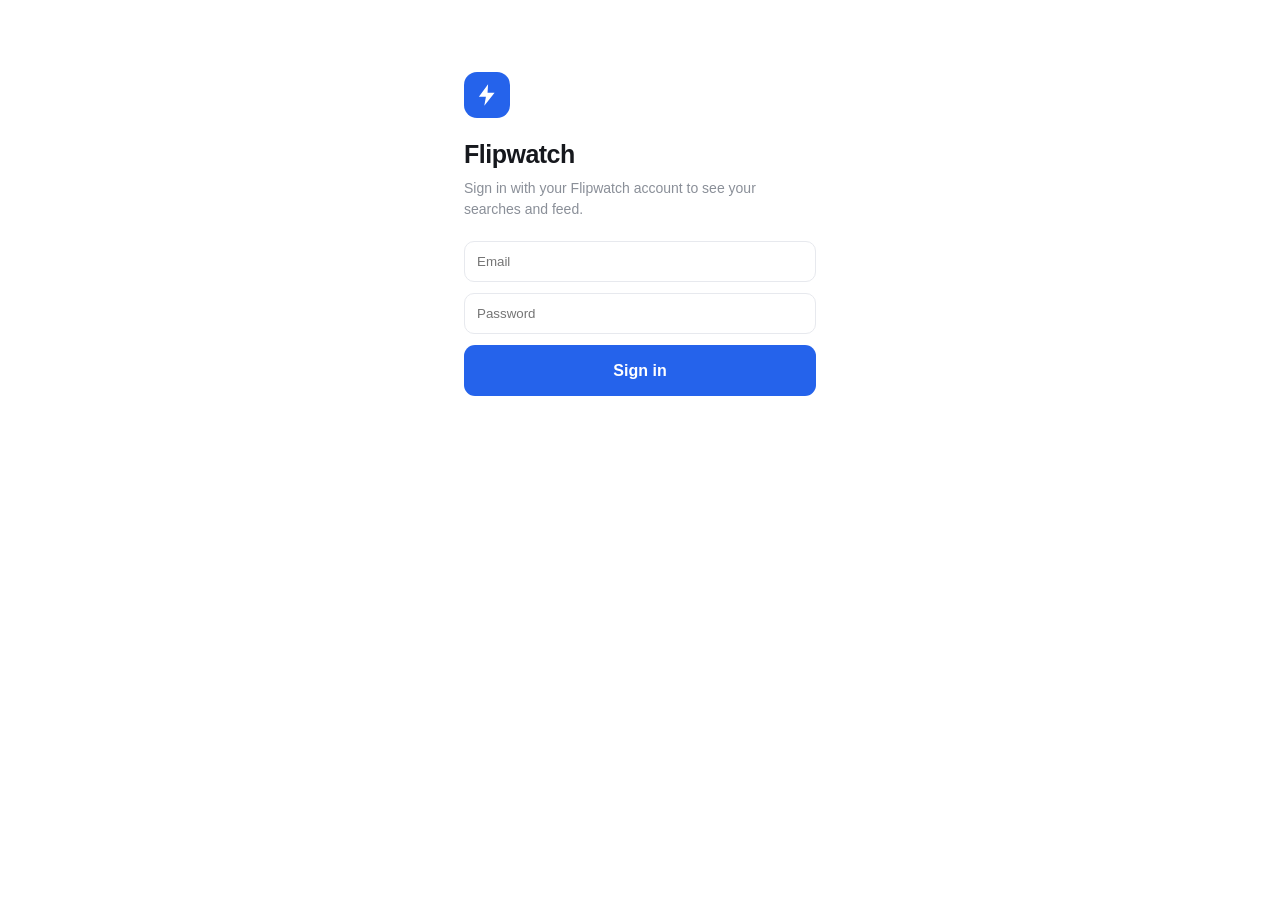
<file: index.html>
<!DOCTYPE html>
<html lang="en">
<head>
<meta charset="utf-8">
<meta name="viewport" content="width=device-width, initial-scale=1, viewport-fit=cover, maximum-scale=1">
<title>Flipwatch</title>

<!-- Home-screen app behaviour on iOS -->
<meta name="apple-mobile-web-app-capable" content="yes">
<meta name="apple-mobile-web-app-status-bar-style" content="black-translucent">
<meta name="apple-mobile-web-app-title" content="Flipwatch">
<meta name="theme-color" content="#2563eb">
<link rel="apple-touch-icon" href="icon.png">
<link rel="icon" href="icon.png">
<link rel="manifest" href="manifest.webmanifest">

<style>
  :root {
    --bg: #ffffff; --bg2: #f7f8fa; --line: #e7e9ee;
    --text: #16181d; --muted: #8a8f98;
    --accent: #2563eb; --accent-soft: #eff4ff;
    --green: #16a34a; --red: #dc2626; --amber: #d97706;
    --tabbar: rgba(255,255,255,.92);
  }
  @media (prefers-color-scheme: dark) {
    :root {
      --bg: #101216; --bg2: #171a20; --line: #262a33;
      --text: #e8eaee; --muted: #7d8390;
      --accent: #3b82f6; --accent-soft: #17233c;
      --green: #4ade80; --red: #f87171; --amber: #fbbf24;
      --tabbar: rgba(16,18,22,.92);
    }
  }
  * { box-sizing: border-box; -webkit-tap-highlight-color: transparent; }
  html, body { overscroll-behavior-y: contain; }
  body {
    margin: 0; background: var(--bg); color: var(--text);
    font: 15px/1.45 -apple-system, BlinkMacSystemFont, "Segoe UI", Roboto, sans-serif;
    padding-bottom: calc(64px + env(safe-area-inset-bottom));
  }
  button { font: inherit; cursor: pointer; color: inherit; }
  input, select {
    font: 16px/1.4 inherit; color: var(--text); background: var(--bg);
    border: 1px solid var(--line); border-radius: 10px; padding: 12px; width: 100%;
  }
  .muted { color: var(--muted); }

  header {
    position: sticky; top: 0; z-index: 20; background: var(--bg);
    border-bottom: 1px solid var(--line);
    padding: calc(10px + env(safe-area-inset-top)) 16px 10px;
    display: flex; align-items: center; gap: 10px;
  }
  .bolt { width: 26px; height: 26px; border-radius: 7px; background: var(--accent);
          display: flex; align-items: center; justify-content: center; flex: none; }
  .bolt svg { width: 15px; height: 15px; }
  header h1 { margin: 0; font-size: 17px; font-weight: 650; letter-spacing: -.01em; flex: 1; }
  .chip {
    font-size: 10px; font-weight: 700; text-transform: uppercase; letter-spacing: .06em;
    background: var(--accent-soft); color: var(--accent); padding: 4px 8px; border-radius: 999px;
  }
  .iconbtn {
    background: none; border: none; padding: 8px; border-radius: 10px;
    display: flex; align-items: center; justify-content: center;
  }
  .iconbtn:active { background: var(--bg2); }
  .iconbtn svg { width: 20px; height: 20px; }
  .spin { animation: spin 1s linear infinite; }
  @keyframes spin { to { transform: rotate(360deg); } }
  @media (prefers-reduced-motion: reduce) { .spin { animation: none; } }

  main { padding: 12px 16px 24px; }
  .pane { display: none; }
  .pane.on { display: block; }

  .row { display: flex; gap: 8px; align-items: center; }
  .scroller { display: flex; gap: 8px; overflow-x: auto; padding-bottom: 4px; margin-bottom: 12px; }
  .scroller::-webkit-scrollbar { display: none; }
  .schip {
    flex: none; border: 1px solid var(--line); background: var(--bg2);
    border-radius: 999px; padding: 7px 13px; font-size: 13px; font-weight: 550; white-space: nowrap;
  }
  .schip.on { background: var(--accent); border-color: var(--accent); color: #fff; }

  .card {
    display: flex; gap: 11px; border: 1px solid var(--line); border-radius: 14px;
    padding: 11px; background: var(--bg); margin-bottom: 10px;
  }
  .card img {
    width: 74px; height: 74px; object-fit: cover; border-radius: 10px;
    flex: none; background: var(--bg2);
  }
  .cbody { min-width: 0; flex: 1; }
  .badge {
    display: inline-block; font-size: 9.5px; font-weight: 800; letter-spacing: .07em;
    background: var(--amber); color: #fff; padding: 2px 6px; border-radius: 5px; margin-bottom: 4px;
  }
  .ctitle {
    font-size: 14px; font-weight: 600; line-height: 1.3; margin-bottom: 4px;
    display: -webkit-box; -webkit-line-clamp: 2; -webkit-box-orient: vertical; overflow: hidden;
  }
  .cmeta { display: flex; flex-wrap: wrap; gap: 8px; align-items: baseline; font-size: 13px; }
  .price { color: var(--accent); font-weight: 700; }
  .cd { color: var(--red); font-weight: 650; font-variant-numeric: tabular-nums; font-size: 12px; }
  .csub { font-size: 11.5px; color: var(--muted); margin-top: 3px; }
  .cacts { display: flex; gap: 7px; margin-top: 9px; flex-wrap: wrap; }
  .cacts a, .cacts button {
    border: 1px solid var(--line); background: var(--bg2); border-radius: 9px;
    padding: 8px 12px; font-size: 13px; font-weight: 550; text-decoration: none; color: inherit;
  }
  .cacts .primary { background: var(--accent); border-color: var(--accent); color: #fff; }
  .cacts .on { background: var(--green); border-color: var(--green); color: #fff; }
  .score { display: inline-block; font-size: 11px; font-weight: 650; margin-top: 6px;
           padding: 3px 7px; border-radius: 6px; background: var(--bg2); }
  .score.good { background: var(--green); color: #fff; }
  .score.bad  { background: var(--red); color: #fff; }

  .empty { text-align: center; color: var(--muted); padding: 48px 16px; font-size: 14px; }
  .stats { display: flex; gap: 8px; margin-bottom: 14px; }
  .stat { flex: 1; border: 1px solid var(--line); border-radius: 12px; padding: 11px; text-align: center; }
  .stat .v { font-size: 17px; font-weight: 700; font-variant-numeric: tabular-nums; }
  .stat .v.pos { color: var(--green); } .stat .v.neg { color: var(--red); }
  .stat .l { font-size: 10.5px; color: var(--muted); text-transform: uppercase; letter-spacing: .05em; margin-top: 2px; }

  nav {
    position: fixed; left: 0; right: 0; bottom: 0; z-index: 20;
    display: flex; background: var(--tabbar); backdrop-filter: saturate(180%) blur(16px);
    border-top: 1px solid var(--line); padding-bottom: env(safe-area-inset-bottom);
  }
  nav button {
    flex: 1; background: none; border: none; padding: 9px 0 7px;
    display: flex; flex-direction: column; align-items: center; gap: 3px;
    font-size: 10px; font-weight: 600; color: var(--muted);
  }
  nav button.on { color: var(--accent); }
  nav svg { width: 21px; height: 21px; }

  /* Sign-in */
  #gate { padding: 8vh 24px; max-width: 400px; margin: 0 auto; }
  #gate .bolt { width: 46px; height: 46px; border-radius: 13px; margin-bottom: 18px; }
  #gate .bolt svg { width: 26px; height: 26px; }
  #gate h2 { font-size: 25px; margin: 0 0 6px; letter-spacing: -.02em; }
  #gate p { color: var(--muted); margin: 0 0 22px; font-size: 14px; }
  #gate form { display: flex; flex-direction: column; gap: 11px; }
  #gate button[type=submit] {
    background: var(--accent); color: #fff; border: none; border-radius: 11px;
    padding: 14px; font-size: 16px; font-weight: 650;
  }
  #gate button[type=submit]:disabled { opacity: .6; }
  #err { color: var(--red); font-size: 13.5px; }

  /* Search editor */
  .addbtn {
    width: 100%; margin-bottom: 12px; padding: 12px; border-radius: 11px;
    border: 1px dashed var(--line); background: var(--bg2);
    font-size: 14px; font-weight: 600; color: var(--muted);
  }
  #sform {
    border: 1px solid var(--line); border-radius: 14px;
    padding: 14px; margin-bottom: 14px; background: var(--bg2);
  }
  .fl { display: block; font-size: 13px; font-weight: 650; margin: 14px 0 5px; }
  .fl:first-of-type { margin-top: 0; }
  .fl .opt { font-weight: 400; color: var(--muted); font-size: 12px; }
  .hint { margin: 5px 0 0; font-size: 12px; color: var(--muted); line-height: 1.4; }
  .hint b { color: var(--text); font-weight: 650; }
  .two { display: flex; gap: 8px; margin-top: 8px; }
  .two > * { flex: 1; }
  .checks { display: flex; flex-wrap: wrap; gap: 12px; font-size: 13px; }
  .checks.spaced { margin: 16px 0 4px; }
  .checks label { display: flex; align-items: center; gap: 6px; }
  .checks input { width: auto; }
  .seg { display: flex; border: 1px solid var(--line); border-radius: 10px; overflow: hidden; }
  .seg button {
    flex: 1; border: none; border-right: 1px solid var(--line); background: var(--bg);
    padding: 11px 4px; font-size: 13px; font-weight: 550; color: var(--muted);
  }
  .seg button:last-child { border-right: none; }
  .seg button.on { background: var(--accent); color: #fff; }
  #sform button.go {
    background: var(--accent); color: #fff; border: none;
    border-radius: 10px; padding: 13px; font-size: 15px; font-weight: 650;
  }
  #sform button.ghost {
    background: var(--bg); border: 1px solid var(--line);
    border-radius: 10px; padding: 13px; font-size: 15px; font-weight: 550;
  }
  #sform button.danger {
    background: var(--bg); border: 1px solid var(--red); color: var(--red);
    border-radius: 10px; padding: 12px; font-size: 14px; font-weight: 550;
  }
  #sform button.wide { width: 100%; margin-top: 8px; }
  .preview {
    margin-top: 14px; padding: 11px; border-radius: 10px;
    background: var(--bg); border: 1px solid var(--line); font-size: 12.5px; line-height: 1.5;
  }
  .preview .pv-head { font-weight: 650; margin-bottom: 4px; }
  .preview .pv-item { color: var(--muted); }
  .preview.bad { border-color: var(--red); color: var(--red); }
  .tag-pro {
    background: var(--accent-soft); color: var(--accent); font-weight: 700;
    padding: 1px 7px; border-radius: 999px; font-size: 10px;
    text-transform: uppercase; letter-spacing: .05em;
  }
  input:disabled { opacity: .55; }
  .c-target {
    font-size: 11px; font-weight: 700; padding: 2px 7px; border-radius: 6px;
    background: var(--bg2); color: var(--muted); white-space: nowrap;
  }
  .c-target.good { background: var(--green); color: #fff; }
  .c-target.bad { background: var(--red); color: #fff; }

  #toast {
    position: fixed; left: 50%; transform: translateX(-50%);
    bottom: calc(78px + env(safe-area-inset-bottom)); z-index: 40;
    background: var(--text); color: var(--bg); padding: 10px 16px;
    border-radius: 999px; font-size: 13.5px; font-weight: 550; max-width: 88vw;
  }
  [hidden] { display: none !important; }
</style>
</head>
<body>

<section id="gate" hidden>
  <div class="bolt"><svg viewBox="0 0 24 24" fill="none"><path d="M13 2 4.5 13.5H11L9.5 22 19 10h-6.5L13 2Z" fill="#fff"/></svg></div>
  <h2>Flipwatch</h2>
  <p>Sign in with your Flipwatch account to see your searches and feed.</p>
  <form id="signin">
    <input id="email" type="email" placeholder="Email" autocomplete="username" required>
    <input id="pass" type="password" placeholder="Password" autocomplete="current-password" required>
    <div id="err" hidden></div>
    <button type="submit">Sign in</button>
  </form>
</section>

<div id="app" hidden>
  <header>
    <div class="bolt"><svg viewBox="0 0 24 24" fill="none"><path d="M13 2 4.5 13.5H11L9.5 22 19 10h-6.5L13 2Z" fill="#fff"/></svg></div>
    <h1>Flipwatch</h1>
    <span id="plan" class="chip" hidden></span>
    <button id="refresh" class="iconbtn" aria-label="Refresh listings">
      <svg viewBox="0 0 24 24" fill="none" stroke="currentColor" stroke-width="2.2" stroke-linecap="round">
        <path d="M21 12a9 9 0 1 1-2.6-6.4M21 3v6h-6"/>
      </svg>
    </button>
    <button id="signout" class="iconbtn" aria-label="Sign out">
      <svg viewBox="0 0 24 24" fill="none" stroke="currentColor" stroke-width="2.2" stroke-linecap="round">
        <path d="M9 21H5a2 2 0 0 1-2-2V5a2 2 0 0 1 2-2h4M16 17l5-5-5-5M21 12H9"/>
      </svg>
    </button>
  </header>

  <main>
    <section id="tab-feed" class="pane on">
      <div id="chips" class="scroller"></div>

      <button id="btn-add" class="addbtn">+ New search</button>

      <form id="sform" hidden>
        <input type="hidden" id="sf-id">

        <label class="fl" for="sf-keywords">What are you looking for?</label>
        <input id="sf-keywords" placeholder="vintage pokemon holo" required>
        <p class="hint">Words that must appear in every listing.</p>

        <label class="fl" for="sf-any">Any of these <span class="opt">optional</span></label>
        <input id="sf-any" placeholder="base set, fossil, jungle, neo">
        <p class="hint">Comma-separated. Matches if a listing has <b>any one</b>.</p>

        <label class="fl" for="sf-not">None of these <span class="opt">optional</span></label>
        <input id="sf-not" placeholder="damaged, reprint, proxy">
        <p class="hint">Hides listings containing these words.</p>

        <label class="fl">Price</label>
        <div class="two">
          <input id="sf-min" type="number" min="0" step="0.01" placeholder="No minimum">
          <input id="sf-max" type="number" min="0" step="0.01" placeholder="No maximum">
        </div>

        <label class="fl">Listing type</label>
        <div class="seg" id="sf-type">
          <button type="button" data-v="FIXED_PRICE">Buy It Now</button>
          <button type="button" data-v="AUCTION">Auctions</button>
          <button type="button" data-v="FIXED_PRICE,AUCTION">Both</button>
        </div>

        <label class="fl">Condition <span class="opt">optional</span></label>
        <div class="checks" id="sf-cond">
          <label><input type="checkbox" value="1000"> New</label>
          <label><input type="checkbox" value="1500"> Open box</label>
          <label><input type="checkbox" value="3000,4000,5000,6000"> Used</label>
          <label><input type="checkbox" value="7000"> For parts</label>
        </div>

        <div class="checks spaced">
          <label><input type="checkbox" id="sf-notify" checked> Notify me</label>
          <label><input type="checkbox" id="sf-us" checked> US only</label>
          <label><input type="checkbox" id="sf-active" checked> Active</label>
        </div>

        <label class="fl" for="sf-label">Name <span class="opt">optional</span></label>
        <input id="sf-label" placeholder="Named automatically if left blank">

        <label class="fl" for="sf-value">
          Typical value <span class="opt tag-pro" id="sf-value-tag">Pro</span>
        </label>
        <input id="sf-value" type="number" min="0" step="0.01" placeholder="e.g. 250">
        <p class="hint" id="sf-value-hint">
          What one of these is normally worth to you. Listings get flagged by how
          far under it they are.
        </p>

        <div id="sf-preview" class="preview" hidden></div>

        <div class="two">
          <button type="button" id="sf-test" class="ghost">Test search</button>
          <button type="submit" class="go">Save</button>
        </div>
        <button type="button" id="sf-cancel" class="ghost wide">Cancel</button>
        <button type="button" id="sf-delete" class="danger wide" hidden>Delete this search</button>
      </form>

      <div id="feed"></div>
      <div id="feed-empty" class="empty">Pull the refresh button to load listings from your saved searches.</div>
    </section>

    <section id="tab-auctions" class="pane">
      <div id="auctions"></div>
      <div id="auctions-empty" class="empty">Nothing closing right now.<br>Auctions appear here in their final 5 minutes, soonest first.</div>
    </section>

    <section id="tab-saved" class="pane">
      <div id="saved"></div>
      <div id="saved-empty" class="empty">Listings you save appear here, synced with the extension.</div>
    </section>

    <section id="tab-portfolio" class="pane">
      <div class="stats">
        <div class="stat"><div class="v" id="pf-inv">$0</div><div class="l">Invested</div></div>
        <div class="stat"><div class="v" id="pf-pl">$0</div><div class="l">Realized</div></div>
        <div class="stat"><div class="v" id="pf-open">0</div><div class="l">Open</div></div>
      </div>
      <div id="pf"></div>
      <div id="pf-empty" class="empty">Purchases you track in the extension show up here.</div>
    </section>
  </main>

  <nav>
    <button class="tab on" data-tab="feed">
      <svg viewBox="0 0 24 24" fill="none" stroke="currentColor" stroke-width="2" stroke-linecap="round"><path d="M4 6h16M4 12h16M4 18h10"/></svg>Feed
    </button>
    <button class="tab" data-tab="auctions">
      <svg viewBox="0 0 24 24" fill="none" stroke="currentColor" stroke-width="2" stroke-linecap="round"><circle cx="12" cy="13" r="8"/><path d="M12 9v4l2.5 2.5M9 2h6"/></svg>Auctions
    </button>
    <button class="tab" data-tab="saved">
      <svg viewBox="0 0 24 24" fill="none" stroke="currentColor" stroke-width="2" stroke-linejoin="round"><path d="M6 3h12a1 1 0 0 1 1 1v17l-7-4-7 4V4a1 1 0 0 1 1-1Z"/></svg>Saved
    </button>
    <button class="tab" data-tab="portfolio">
      <svg viewBox="0 0 24 24" fill="none" stroke="currentColor" stroke-width="2" stroke-linecap="round"><path d="M3 17l6-6 4 4 7-7M21 8V4h-4"/></svg>Portfolio
    </button>
  </nav>
</div>

<div id="toast" hidden></div>

<script>
// ── Config (anon key is public by design — RLS + the edge-function paywall gate access) ──
const SUPABASE_URL = "https://kiynmpyqwjcpsurhgibl.supabase.co";
const ANON = "eyJhbGciOiJIUzI1NiIsInR5cCI6IkpXVCJ9.eyJpc3MiOiJzdXBhYmFzZSIsInJlZiI6ImtpeW5tcHlxd2pjcHN1cmhnaWJsIiwicm9sZSI6ImFub24iLCJpYXQiOjE3ODM5MDI1NTUsImV4cCI6MjA5OTQ3ODU1NX0._l35WagMXknzfp84CzAnmwqnnPzJI-gRN_iT3RbQLQ8";
const AUTH = SUPABASE_URL + "/auth/v1", REST = SUPABASE_URL + "/rest/v1", FN = SUPABASE_URL + "/functions/v1";
const H = { "Content-Type": "application/json", apikey: ANON };

const $ = (id) => document.getElementById(id);
const state = { session: null, sub: null, limits: [], searches: [], feed: [], closing: [],
                saved: [], savedBy: new Map(), portfolio: [], filter: "" };

// Auctions are only surfaced in their final stretch — the Auctions tab is a
// "bid now" list. Polling is newest-first, so they are fetched separately by
// soonest-ending; the newest-first feed never holds one long enough to close.
const CLOSING_WINDOW_MS = 5 * 60 * 1000;

// ── Session ───────────────────────────────────────────────────────────────────
const SKEY = "fw_session";
function loadSession() {
  try { return JSON.parse(localStorage.getItem(SKEY)); } catch { return null; }
}
function saveSession(j) {
  if (!j) return localStorage.removeItem(SKEY);
  localStorage.setItem(SKEY, JSON.stringify({
    access_token: j.access_token, refresh_token: j.refresh_token,
    expires_at: j.expires_at ?? Math.floor(Date.now() / 1000) + (j.expires_in ?? 3600),
    user: { id: j.user?.id, email: j.user?.email },
  }));
}

let refreshing = null; // single-flight: refresh tokens are one-time use
async function token() {
  const s = state.session;
  if (!s) throw new Error("signed_out");
  if (s.expires_at - 60 > Date.now() / 1000) return s.access_token;
  refreshing ??= (async () => {
    const r = await fetch(`${AUTH}/token?grant_type=refresh_token`, {
      method: "POST", headers: H, body: JSON.stringify({ refresh_token: s.refresh_token }),
    });
    if (!r.ok) { saveSession(null); state.session = null; throw new Error("session_expired"); }
    const j = await r.json();
    saveSession(j); state.session = loadSession();
    return j.access_token;
  })().finally(() => { refreshing = null; });
  return refreshing;
}

async function api(url, opts = {}) {
  const t = await token();
  const res = await fetch(url, {
    ...opts, headers: { ...H, ...opts.headers, Authorization: `Bearer ${t}` },
  });
  if (res.status === 401) { signOut(); throw new Error("Signed out — please sign in again."); }
  return res;
}
async function rest(path, opts) {
  const r = await api(REST + path, opts);
  if (!r.ok) throw new Error(await r.text());
  // PostgREST answers 201/204 with an empty body unless asked for a
  // representation, so parse defensively rather than assuming JSON.
  const text = await r.text();
  return text ? JSON.parse(text) : null;
}

// ── Search-query mini-syntax ──────────────────────────────────────────────────
// Mirrors extension/lib/query.js. `keywords` stores everything, so the three
// form fields need no extra columns:
//   words → must match · (a,b,c) → any of · -word → exclude (filtered by us,
//   because eBay's Browse API has no NOT operator).
function parseQuery(keywords = "") {
  let value = null;
  const noVal = String(keywords ?? "").replace(/(?:^|\s)value:(\d+(?:\.\d+)?)/i, (_, v) => {
    const n = Number(v); if (isFinite(n) && n > 0) value = n; return " ";
  });
  const exclude = [];
  const noNots = noVal.replace(/-(?:"([^"]*)"|(\S+))/g, (_, q, b) => {
    const w = (q ?? b ?? "").trim(); if (w) exclude.push(w); return " ";
  });
  let anyOf = [];
  const noAny = noNots.replace(/\(([^)]*)\)/, (_, inner) => {
    anyOf = inner.split(",").map((s) => s.trim()).filter(Boolean); return " ";
  });
  return { base: noAny.replace(/\s+/g, " ").trim(), anyOf, exclude, value };
}
function composeQuery({ base = "", anyOf = [], exclude = [], value = null } = {}) {
  const parts = [String(base).trim()];
  const any = anyOf.map((s) => s.trim()).filter(Boolean);
  if (any.length) parts.push(`(${any.join(",")})`);
  for (const w of exclude.map((s) => s.trim()).filter(Boolean)) {
    parts.push(/\s/.test(w) ? `-"${w}"` : `-${w}`);
  }
  const v = Number(value);
  if (isFinite(v) && v > 0) parts.push(`value:${v}`);
  return parts.filter(Boolean).join(" ").trim();
}
function targetStanding(price, value) {
  const p = Number(price), v = Number(value);
  if (!isFinite(p) || p <= 0 || !isFinite(v) || v <= 0) return null;
  const pct = Math.round((p / v) * 100);
  return { pct, tone: pct <= 70 ? "good" : pct <= 100 ? "mid" : "bad" };
}
function ebayQuery(keywords) {
  const { base, anyOf } = parseQuery(keywords);
  return composeQuery({ base, anyOf });
}
function applyExclusions(keywords, items) {
  const { exclude } = parseQuery(keywords);
  if (!exclude.length) return items;
  const bad = exclude.map((w) => w.toLowerCase());
  return items.filter((it) =>
    !bad.some((w) => String(it?.title ?? "").toLowerCase().includes(w)));
}
// Deal-score comparables — see extension/lib/query.js for the reasoning.
// A raw eBay title is keyword-stuffed, so using it as the comp query gave every
// listing a different comp set and made scores look arbitrary.
const COMP_NOISE = new Set(`
lot lots bundle set pack pcs pieces piece with and for the of in to
new used open box sealed mint near excellent very good acceptable condition
tested works working perfect rare htf vintage authentic genuine original
oem official free shipping fast ship ships bonus extra plus complete cib loose
read please see description look wow nice awesome great deal sale price obo
best offer nib nwt bnib model system unit included includes incl brand
`.trim().split(/\s+/));
function compQuery(title, max = 5) {
  const out = [];
  for (const t of String(title ?? "").toLowerCase()
    .replace(/[^\p{L}\p{N}\s-]/gu, " ").split(/\s+/)) {
    if (!t || t.length < 2 || COMP_NOISE.has(t) || out.includes(t)) continue;
    out.push(t);
    if (out.length >= max) break;
  }
  return out.join(" ");
}
function conditionIdsFor(condition) {
  const c = String(condition ?? "").toLowerCase();
  if (!c) return undefined;
  if (c.includes("part") || c.includes("not working")) return ["7000"];
  if (c.includes("refurb")) return ["2000", "2010", "2020", "2030", "2500"];
  if (c.includes("new") || c.includes("open box")) return ["1000", "1500"];
  if (c.includes("used") || c.includes("good") || c.includes("acceptable")) {
    return ["3000", "4000", "5000", "6000"];
  }
  return undefined;
}

function describeQuery({ base, anyOf, exclude }) {
  const bits = [];
  if (base) bits.push(`must contain “${base}”`);
  if (anyOf?.length) bits.push(`plus any of ${anyOf.map((w) => `“${w}”`).join(", ")}`);
  if (exclude?.length) bits.push(`but never ${exclude.map((w) => `“${w}”`).join(", ")}`);
  return bits.length ? bits.join(", ") : "everything (no words yet)";
}

// ── Helpers ───────────────────────────────────────────────────────────────────
const money = (v) => v == null ? "—"
  : Number(v).toLocaleString("en-US", { style: "currency", currency: "USD" });
function ago(ts) {
  const s = Math.max(0, (Date.now() - ts) / 1000);
  return s < 60 ? `${s | 0}s ago` : s < 3600 ? `${s / 60 | 0}m ago`
       : s < 86400 ? `${s / 3600 | 0}h ago` : `${s / 86400 | 0}d ago`;
}
function countdown(end) {
  const ms = new Date(end).getTime() - Date.now();
  if (ms <= 0) return "ended";
  const s = ms / 1000 | 0, d = s / 86400 | 0, h = (s % 86400) / 3600 | 0,
        m = (s % 3600) / 60 | 0, sec = s % 60;
  return d ? `${d}d ${h}h` : h ? `${h}h ${m}m` : `${m}m ${sec}s`;
}
let toastT;
function toast(msg) {
  const el = $("toast");
  el.textContent = msg; el.hidden = false;
  clearTimeout(toastT); toastT = setTimeout(() => (el.hidden = true), 2400);
}
function allows(feature) {
  const l = state.limits.find((x) => x.tier === state.sub?.tier);
  return l ? !!l[feature] : false;
}

// ── Boot ──────────────────────────────────────────────────────────────────────
async function boot() {
  state.session = loadSession();
  if (!state.session) return showGate();
  $("gate").hidden = true; $("app").hidden = false;

  try {
    const [subs, limits] = await Promise.all([
      rest("/subscriptions?select=tier,status,trial_ends_at,current_period_end"),
      rest("/plan_limits?select=*"),
    ]);
    state.sub = subs?.[0] ?? null; state.limits = limits ?? [];
    if (state.sub) {
      $("plan").hidden = false;
      $("plan").textContent = state.sub.status === "canceled" ? "expired" : state.sub.tier;
    }
  } catch (e) { if (!state.session) return; console.warn(e); }

  restoreFeed();
  await Promise.all([loadSearches(), loadSaved()]);
  renderAll();
  if (!state.feed.length) refreshFeed();
}

function showGate() { $("gate").hidden = false; $("app").hidden = true; }
function signOut() {
  saveSession(null); state.session = null;
  localStorage.removeItem("fw_feed_cache");
  showGate();
}

// ── Data ──────────────────────────────────────────────────────────────────────
async function loadSearches() {
  try { state.searches = await rest("/saved_searches?select=*&order=created_at.asc"); }
  catch { state.searches = []; }
}
async function loadSaved() {
  try {
    state.saved = await rest("/saved_listings?select=*&order=saved_at.desc");
    state.savedBy = new Map(state.saved.map((s) => [s.item_id, s]));
  } catch { state.saved = []; }
}
async function loadPortfolio() {
  try { state.portfolio = await rest("/portfolio_entries?select=*&order=bought_at.desc"); }
  catch { state.portfolio = []; }
}

function restoreFeed() {
  try {
    const c = JSON.parse(localStorage.getItem("fw_feed_cache"));
    if (Array.isArray(c)) state.feed = c;
  } catch {}
}
function cacheFeed() {
  try { localStorage.setItem("fw_feed_cache", JSON.stringify(state.feed.slice(0, 120))); }
  catch {}
}

// Auctions closing right now, fetched only while the Auctions tab is open.
// Polling this in the background would spend requests on a bid-now list nobody
// is looking at; fetching at open time also means countdowns are accurate the
// moment you look.
const CLOSING_REFRESH_MS = 30_000;
let closingTimer = null;

async function loadClosing() {
  const active = state.searches.filter(
    (s) => s.active && (s.buying_options ?? []).includes("AUCTION"));
  const cutoff = Date.now() + CLOSING_WINDOW_MS;
  const found = [];
  for (const s of active) {
    try {
      const r = await api(`${FN}/ebay-search`, {
        method: "POST",
        body: JSON.stringify({
          // No searchId: must not touch the seen-set or mark old auctions new.
          keywords: ebayQuery(s.keywords),
          priceMin: s.price_min, priceMax: s.price_max,
          buyingOptions: ["AUCTION"], usOnly: s.us_only,
          categoryIds: s.category_ids ?? undefined,
          conditionIds: s.condition_ids ?? undefined,
          blockedSellers: s.blocked_sellers,
          sort: "endingSoonest",
        }),
      });
      const j = await r.json();
      if (!r.ok) continue;
      for (const it of applyExclusions(s.keywords, j.items ?? [])) {
        if (it.endTime && new Date(it.endTime).getTime() <= cutoff) {
          found.push({ ...it, searchId: s.id, searchLabel: s.label });
        }
      }
    } catch { /* a closing miss shouldn't break the tab */ }
  }
  state.closing = found;
}

let busy = false, queued = false;
async function refreshFeed() {
  // Don't drop a refresh that lands mid-flight — saving a search during the
  // opening refresh would otherwise never fetch it, so the new search looks
  // broken until the next manual refresh. Remember it and run once more.
  if (busy) { queued = true; return; }
  const active = state.searches.filter((s) => s.active);
  if (!active.length) { toast("No active saved searches yet"); return; }
  busy = true;
  $("refresh").querySelector("svg").classList.add("spin");

  const known = new Map(state.feed.map((f) => [f.itemId, f]));
  let added = 0, failed = 0, lapsed = false, quota = false;
  for (const s of active) {
    try {
      const r = await api(`${FN}/ebay-search`, {
        method: "POST",
        body: JSON.stringify({
          searchId: s.id,
          keywords: ebayQuery(s.keywords), // "-word" exclusions aren't eBay syntax
          priceMin: s.price_min, priceMax: s.price_max,
          buyingOptions: s.buying_options, usOnly: s.us_only,
          categoryIds: s.category_ids ?? undefined,
          conditionIds: s.condition_ids ?? undefined,
          blockedSellers: s.blocked_sellers,
          // Always newest-first; the Auctions tab re-sorts by end time locally.
          sort: "newlyListed",
        }),
      });
      const j = await r.json();
      if (!r.ok) {
        if (j.error === "plan_upgrade_required") continue; // e.g. auctions on Standard
        if (r.status === 402) { lapsed = true; break; }
        if (j.error === "daily_quota_exceeded") { quota = true; break; }
        throw new Error(j.error ?? `error ${r.status}`);
      }
      const fresh = new Set(j.newItems ?? []);
      for (const it of applyExclusions(s.keywords, j.items ?? [])) {
        if (known.has(it.itemId)) continue;
        const row = { ...it, searchId: s.id, searchLabel: s.label,
                      isNew: fresh.has(it.itemId), fetchedAt: Date.now() };
        known.set(it.itemId, row); state.feed.unshift(row); added++;
      }
    } catch (e) { failed++; console.warn(s.label, e); }
  }

  state.feed = state.feed.slice(0, 200);


  cacheFeed(); renderAll();
  busy = false;
  $("refresh").querySelector("svg").classList.remove("spin");
  if (queued) { queued = false; return refreshFeed(); }
  toast(lapsed ? "Subscription expired — renew to keep monitoring"
        : quota ? "Daily search limit reached — resets at midnight"
        : failed && !added ? "Couldn't reach eBay — try again"
        : added ? `${added} new listing${added > 1 ? "s" : ""}` : "No new listings");
}

// ── Render ────────────────────────────────────────────────────────────────────
function renderAll() { renderChips(); renderFeed(); renderAuctions(); renderSaved(); }

function renderChips() {
  const wrap = $("chips");
  wrap.textContent = "";
  // Never leave the feed filtered by a search that no longer exists — it
  // would silently render empty with no chip highlighted to explain why.
  if (state.filter && !state.searches.some((s) => s.id === state.filter)) {
    state.filter = "";
  }
  const mk = (label, val) => {
    const b = document.createElement("button");
    b.className = "schip" + (state.filter === val ? " on" : "");
    b.textContent = label;
    b.addEventListener("click", () => {
      // Tapping the already-selected search opens it for editing; otherwise filter.
      if (val && state.filter === val) {
        openForm(state.searches.find((s) => s.id === val));
      } else {
        state.filter = val; renderChips(); renderFeed();
      }
    });
    wrap.append(b);
  };
  mk("All", "");
  for (const s of state.searches) mk(s.label, s.id);
}

// ── Search editor ─────────────────────────────────────────────────────────────
const csv = (v) => v.split(",").map((x) => x.trim()).filter(Boolean);

function setTypeSeg(buyingOptions) {
  const want = (buyingOptions?.length ? buyingOptions : ["FIXED_PRICE"]).slice().sort().join(",");
  const btns = [...$("sf-type").querySelectorAll("button")];
  const chosen = btns.find((b) => b.dataset.v.split(",").slice().sort().join(",") === want) ?? btns[0];
  for (const b of btns) b.classList.toggle("on", b === chosen);
}
const getTypeSeg = () =>
  ($("sf-type").querySelector("button.on")?.dataset.v ?? "FIXED_PRICE").split(",");

function setConditions(ids) {
  const have = new Set((ids ?? []).map(String));
  for (const cb of $("sf-cond").querySelectorAll("input")) {
    cb.checked = cb.value.split(",").some((v) => have.has(v));
  }
}
function getConditions() {
  const out = [];
  for (const cb of $("sf-cond").querySelectorAll("input")) {
    if (cb.checked) out.push(...cb.value.split(","));
  }
  return out;
}

function openForm(s) {
  const q = parseQuery(s?.keywords ?? "");
  $("sform").hidden = false;
  $("sf-preview").hidden = true;
  $("sf-id").value = s?.id ?? "";
  $("sf-label").value = s?.label ?? "";
  $("sf-keywords").value = q.base;
  $("sf-any").value = q.anyOf.join(", ");
  $("sf-not").value = q.exclude.join(", ");
  $("sf-min").value = s?.price_min ?? "";
  $("sf-max").value = s?.price_max ?? "";
  setTypeSeg(s?.buying_options);
  setConditions(s?.condition_ids);
  $("sf-notify").checked = s?.notify ?? true;
  $("sf-us").checked = s?.us_only ?? true;
  $("sf-active").checked = s?.active ?? true;
  $("sf-delete").hidden = !s;
  // Reference pricing is a paid feature; the gate is packaging, not security —
  // the value is evaluated locally and costs the server nothing.
  const pro = allows("deal_score_enabled");
  $("sf-value").value = q.value ?? "";
  $("sf-value").disabled = !pro;
  $("sf-value-tag").hidden = pro;
  $("sf-value-hint").textContent = pro
    ? "What one of these is normally worth to you. Listings get flagged by how far under it they are."
    : "Upgrade to Pro to flag listings against a value you set.";
  $("sform").scrollIntoView({ behavior: "smooth", block: "start" });
}

function readForm() {
  const base = $("sf-keywords").value.trim();
  const anyOf = csv($("sf-any").value);
  const exclude = csv($("sf-not").value);
  const lim = state.limits.find((l) => l.tier === state.sub?.tier);
  const conds = getConditions();
  return {
    label: $("sf-label").value.trim() || (base || anyOf[0] || "New search").slice(0, 40),
    keywords: composeQuery({
      base, anyOf, exclude,
      // Keep any existing value when the field is locked, so editing on a
      // lapsed plan doesn't silently discard it.
      value: allows("deal_score_enabled")
        ? ($("sf-value").value ? Number($("sf-value").value) : null)
        : parseQuery(state.searches.find((s) => s.id === $("sf-id").value)?.keywords).value,
    }),
    price_min: $("sf-min").value ? Number($("sf-min").value) : null,
    price_max: $("sf-max").value ? Number($("sf-max").value) : null,
    buying_options: getTypeSeg(),
    condition_ids: conds.length ? conds : null,
    poll_seconds: lim?.min_poll_seconds ?? 60,
    us_only: $("sf-us").checked,
    notify: $("sf-notify").checked,
    active: $("sf-active").checked,
  };
}

async function testForm() {
  const body = readForm();
  const box = $("sf-preview"), btn = $("sf-test");
  if (!body.keywords) return toast("Type what you're looking for first");
  btn.disabled = true; btn.textContent = "Testing…";
  box.hidden = false; box.className = "preview"; box.textContent = "Searching eBay…";
  try {
    const r = await api(`${FN}/ebay-search`, {
      method: "POST",
      body: JSON.stringify({
        keywords: ebayQuery(body.keywords),
        priceMin: body.price_min, priceMax: body.price_max,
        buyingOptions: body.buying_options, usOnly: body.us_only,
        conditionIds: body.condition_ids ?? undefined, limit: 10,
      }),
    });
    const j = await r.json();
    if (!r.ok) throw new Error(j.error ?? `error ${r.status}`);
    const items = applyExclusions(body.keywords, j.items ?? []);
    box.textContent = "";
    const head = document.createElement("div");
    head.className = "pv-head";
    head.textContent = items.length
      ? `Found ${j.total ?? items.length} listings — newest few:`
      : "No listings matched. Try fewer words.";
    box.append(head);
    for (const it of items.slice(0, 3)) {
      const d = document.createElement("div");
      d.className = "pv-item";
      d.textContent = `• ${money(it.currentBid ?? it.price)} — ${(it.title ?? "").slice(0, 60)}`;
      box.append(d);
    }
    const why = document.createElement("div");
    why.className = "pv-item"; why.style.marginTop = "6px";
    why.textContent = describeQuery(parseQuery(body.keywords));
    box.append(why);
  } catch (e) {
    box.className = "preview bad";
    box.textContent = String(e.message) === "plan_upgrade_required"
      ? "That needs a higher plan (auctions are Pro)." : `Couldn't test: ${e.message}`;
  } finally { btn.disabled = false; btn.textContent = "Test search"; }
}

async function submitForm(ev) {
  ev.preventDefault();
  const id = $("sf-id").value;
  const lim = state.limits.find((l) => l.tier === state.sub?.tier);
  if (!id && lim && state.searches.length >= lim.max_saved_searches) {
    return toast(`Plan limit: ${lim.max_saved_searches} searches`);
  }
  const body = readForm();
  try {
    if (id) {
      await rest(`/saved_searches?id=eq.${id}`, { method: "PATCH", body: JSON.stringify(body) });
    } else {
      await rest("/saved_searches", { method: "POST", body: JSON.stringify(body) });
      state.filter = ""; // show everything, so the new search isn't hidden
    }
    $("sform").hidden = true;
    await loadSearches();
    renderChips();
    renderFeed();
    toast(id ? "Search updated" : "Search created");
    refreshFeed();
  } catch (e) { toast("Couldn't save — check your words and try again"); }
}

async function deleteForm() {
  const id = $("sf-id").value;
  if (!id || !confirm("Delete this saved search?")) return;
  try {
    await rest(`/saved_searches?id=eq.${id}`, { method: "DELETE" });
    $("sform").hidden = true;
    if (state.filter === id) state.filter = "";
    await loadSearches();
    renderChips(); renderFeed();
    toast("Search deleted");
  } catch { toast("Couldn't delete"); }
}

function card(item, opts = {}) {
  const el = document.createElement("div");
  el.className = "card";

  if (item.image) {
    const img = document.createElement("img");
    img.src = item.image; img.alt = ""; img.loading = "lazy";
    el.append(img);
  }
  const body = document.createElement("div");
  body.className = "cbody";
  el.append(body);

  if (item.isNew) {
    const b = document.createElement("span");
    b.className = "badge"; b.textContent = "NEW";
    body.append(b);
  }
  const t = document.createElement("div");
  t.className = "ctitle"; t.textContent = item.title ?? "(untitled)";
  body.append(t);

  const meta = document.createElement("div");
  meta.className = "cmeta";
  const p = document.createElement("span");
  p.className = "price";
  p.textContent = item.currentBid != null ? `${money(item.currentBid)} bid` : money(item.price);
  meta.append(p);
  if (item.seller) {
    const s = document.createElement("span");
    s.className = "muted"; s.style.fontSize = "12px"; s.textContent = item.seller;
    meta.append(s);
  }
  if (opts.auction && item.endTime) {
    const cd = document.createElement("span");
    cd.className = "cd"; cd.dataset.end = item.endTime; cd.textContent = "⏱ " + countdown(item.endTime);
    meta.append(cd);
  }
  // How this listing stands against the search's reference value, if set.
  const owning = state.searches.find((s) => s.id === item.searchId);
  const stand = targetStanding(
    item.currentBid ?? item.price,
    owning ? parseQuery(owning.keywords).value : null,
  );
  if (stand) {
    const chip = document.createElement("span");
    chip.className = `c-target ${stand.tone}`;
    chip.textContent = `${stand.pct}% of target`;
    meta.append(chip);
  }
  body.append(meta);

  const sub = document.createElement("div");
  sub.className = "csub";
  sub.textContent = opts.sub ?? [item.searchLabel, item.fetchedAt ? ago(item.fetchedAt) : null]
    .filter(Boolean).join(" · ");
  body.append(sub);

  const acts = document.createElement("div");
  acts.className = "cacts";
  const open = document.createElement("a");
  open.className = "primary"; open.textContent = "Open";
  open.href = item.url ?? "#"; open.target = "_blank"; open.rel = "noopener";
  acts.append(open);

  if (!opts.noSave) {
    const sv = document.createElement("button");
    const on = state.savedBy.has(item.itemId);
    sv.className = on ? "on" : ""; sv.textContent = on ? "✓ Saved" : "Save";
    sv.addEventListener("click", () => toggleSave(item, sv));
    acts.append(sv);
  }
  if (!opts.noScore && allows("deal_score_enabled") && (item.price ?? item.currentBid)) {
    const sc = document.createElement("button");
    sc.textContent = "Score";
    sc.addEventListener("click", () => score(item, body, sc));
    acts.append(sc);
  }
  body.append(acts);
  return el;
}

function renderFeed() {
  const list = $("feed");
  list.textContent = "";
  const items = state.feed.filter((i) =>
    (!state.filter || i.searchId === state.filter) &&
    !(i.buyingOptions ?? []).includes("AUCTION"));
  $("feed-empty").hidden = items.length > 0;
  const frag = document.createDocumentFragment();
  for (const i of items.slice(0, 80)) frag.append(card(i));
  list.append(frag);
}

function renderAuctions() {
  const list = $("auctions");
  list.textContent = "";
  const now = Date.now();
  const items = state.closing
    .filter((i) => {
      const left = new Date(i.endTime).getTime() - now;
      return left > 0 && left <= CLOSING_WINDOW_MS;
    })
    .sort((a, b) => new Date(a.endTime) - new Date(b.endTime))
    .slice(0, 20);
  $("auctions-empty").hidden = items.length > 0;
  const frag = document.createDocumentFragment();
  for (const i of items) frag.append(card(i, { auction: true }));
  list.append(frag);
}

function renderSaved() {
  const list = $("saved");
  list.textContent = "";
  $("saved-empty").hidden = state.saved.length > 0;
  const frag = document.createDocumentFragment();
  for (const s of state.saved) {
    frag.append(card(
      { itemId: s.item_id, title: s.title, price: s.price, image: s.image_url,
        url: s.item_url, seller: s.seller },
      { sub: `saved ${ago(new Date(s.saved_at).getTime())}` },
    ));
  }
  list.append(frag);
}

function renderPortfolio() {
  const list = $("pf");
  list.textContent = "";
  $("pf-empty").hidden = state.portfolio.length > 0;
  let invested = 0, realized = 0, open = 0;
  for (const e of state.portfolio) {
    const cost = (+e.buy_price || 0) + (+e.fees || 0) + (+e.shipping || 0);
    if (e.sold_price != null) realized += +e.sold_price - cost;
    else { invested += cost; open++; }
  }
  $("pf-inv").textContent = money(invested);
  const pl = $("pf-pl");
  pl.textContent = (realized > 0 ? "+" : realized < 0 ? "−" : "") + money(Math.abs(realized));
  pl.className = "v " + (realized > 0 ? "pos" : realized < 0 ? "neg" : "");
  $("pf-open").textContent = String(open);

  const frag = document.createDocumentFragment();
  for (const e of state.portfolio) {
    const cost = (+e.buy_price || 0) + (+e.fees || 0) + (+e.shipping || 0);
    const pnl = e.sold_price != null ? +e.sold_price - cost : null;
    frag.append(card(
      { itemId: e.item_id, title: e.title, price: e.buy_price, image: e.image_url, url: e.item_url },
      { noSave: true, noScore: true,
        sub: pnl == null ? `open · cost ${money(cost)}`
             : `sold ${money(e.sold_price)} · ${pnl >= 0 ? "+" : "−"}${money(Math.abs(pnl))}` },
    ));
  }
  list.append(frag);
}

// Live countdowns
setInterval(() => {
  for (const el of document.querySelectorAll(".cd")) {
    const t = countdown(el.dataset.end);
    el.textContent = t === "ended" ? "ended" : "⏱ " + t;
  }
}, 1000);

// ── Actions ───────────────────────────────────────────────────────────────────
async function toggleSave(item, btn) {
  try {
    const existing = state.savedBy.get(item.itemId);
    if (existing) {
      await rest(`/saved_listings?id=eq.${existing.id}`, { method: "DELETE" });
      toast("Removed");
    } else {
      await rest("/saved_listings?on_conflict=user_id,item_id", {
        method: "POST",
        headers: { Prefer: "resolution=merge-duplicates,return=representation" },
        body: JSON.stringify({
          item_id: item.itemId, title: item.title, price: item.price,
          image_url: item.image, item_url: item.url, seller: item.seller,
        }),
      });
      toast("Saved");
    }
    await loadSaved();
    const on = state.savedBy.has(item.itemId);
    btn.className = on ? "on" : ""; btn.textContent = on ? "✓ Saved" : "Save";
    renderSaved();
  } catch (e) { toast("Couldn't save — try again"); }
}

async function score(item, body, btn) {
  btn.disabled = true; btn.textContent = "…";
  try {
    const isAuction = item.currentBid != null ||
      (item.buyingOptions ?? []).includes("AUCTION");
    const price = item.currentBid ?? item.price;
    const r = await api(`${FN}/deal-score`, {
      method: "POST",
      body: JSON.stringify({
        keywords: compQuery(item.title),
        price,
        conditionIds: conditionIdsFor(item.condition),
      }),
    });
    const j = await r.json();
    if (!r.ok) throw new Error(j.error ?? "failed");
    const el = document.createElement("div");
    el.className = "score " + (j.score == null || isAuction ? ""
      : ["steal", "great"].includes(j.verdict) ? "good"
      : j.verdict === "fair" ? "" : "bad");
    el.textContent = j.score == null
      ? (j.sampleSize ? `only ${j.sampleSize} comps` : "no comps")
      : isAuction
        ? `bid is ${Math.round((price / j.median) * 100)}% of BIN median ${money(j.median)}`
        : `${j.verdict.replace("_", " ")} · median ${money(j.median)} (${j.sampleSize} comps)`;
    body.insertBefore(el, body.querySelector(".cacts"));
    btn.remove();
  } catch (e) {
    btn.disabled = false; btn.textContent = "Score";
    toast(String(e.message) === "plan_upgrade_required" ? "Deal scores need Pro" : "Score unavailable");
  }
}

// ── Wiring ────────────────────────────────────────────────────────────────────
$("signin").addEventListener("submit", async (e) => {
  e.preventDefault();
  const btn = e.target.querySelector("button"), err = $("err");
  btn.disabled = true; err.hidden = true;
  try {
    const r = await fetch(`${AUTH}/token?grant_type=password`, {
      method: "POST", headers: H,
      body: JSON.stringify({ email: $("email").value.trim(), password: $("pass").value }),
    });
    const j = await r.json();
    if (!r.ok || !j.access_token) throw new Error(j.msg || j.error_description || "Sign-in failed");
    saveSession(j); state.session = loadSession();
    $("pass").value = "";
    await boot();
  } catch (ex) {
    err.hidden = false; err.textContent = ex.message;
  } finally { btn.disabled = false; }
});

$("refresh").addEventListener("click", refreshFeed);
$("signout").addEventListener("click", signOut);
$("btn-add").addEventListener("click", () => openForm(null));
$("sf-cancel").addEventListener("click", () => ($("sform").hidden = true));
$("sf-test").addEventListener("click", testForm);
$("sf-delete").addEventListener("click", deleteForm);
$("sform").addEventListener("submit", submitForm);
$("sf-type").addEventListener("click", (e) => {
  const b = e.target.closest("button");
  if (!b) return;
  for (const x of $("sf-type").querySelectorAll("button")) x.classList.toggle("on", x === b);
});

for (const t of document.querySelectorAll(".tab")) {
  t.addEventListener("click", async () => {
    for (const x of document.querySelectorAll(".tab")) x.classList.toggle("on", x === t);
    for (const p of document.querySelectorAll(".pane"))
      p.classList.toggle("on", p.id === `tab-${t.dataset.tab}`);
    window.scrollTo(0, 0);
    if (t.dataset.tab === "portfolio") { await loadPortfolio(); renderPortfolio(); }
    if (t.dataset.tab === "saved") { await loadSaved(); renderSaved(); }
    clearInterval(closingTimer);
    if (t.dataset.tab === "auctions") {
      await loadClosing(); renderAuctions();
      closingTimer = setInterval(async () => {
        await loadClosing(); renderAuctions();
      }, CLOSING_REFRESH_MS);
    }
  });
}

// Refresh when the app returns to the foreground after a while.
let hidAt = 0;
document.addEventListener("visibilitychange", () => {
  if (document.hidden) { hidAt = Date.now(); return; }
  if (state.session && hidAt && Date.now() - hidAt > 120000) refreshFeed();
});

boot();
</script>
</body>
</html>
</file>
